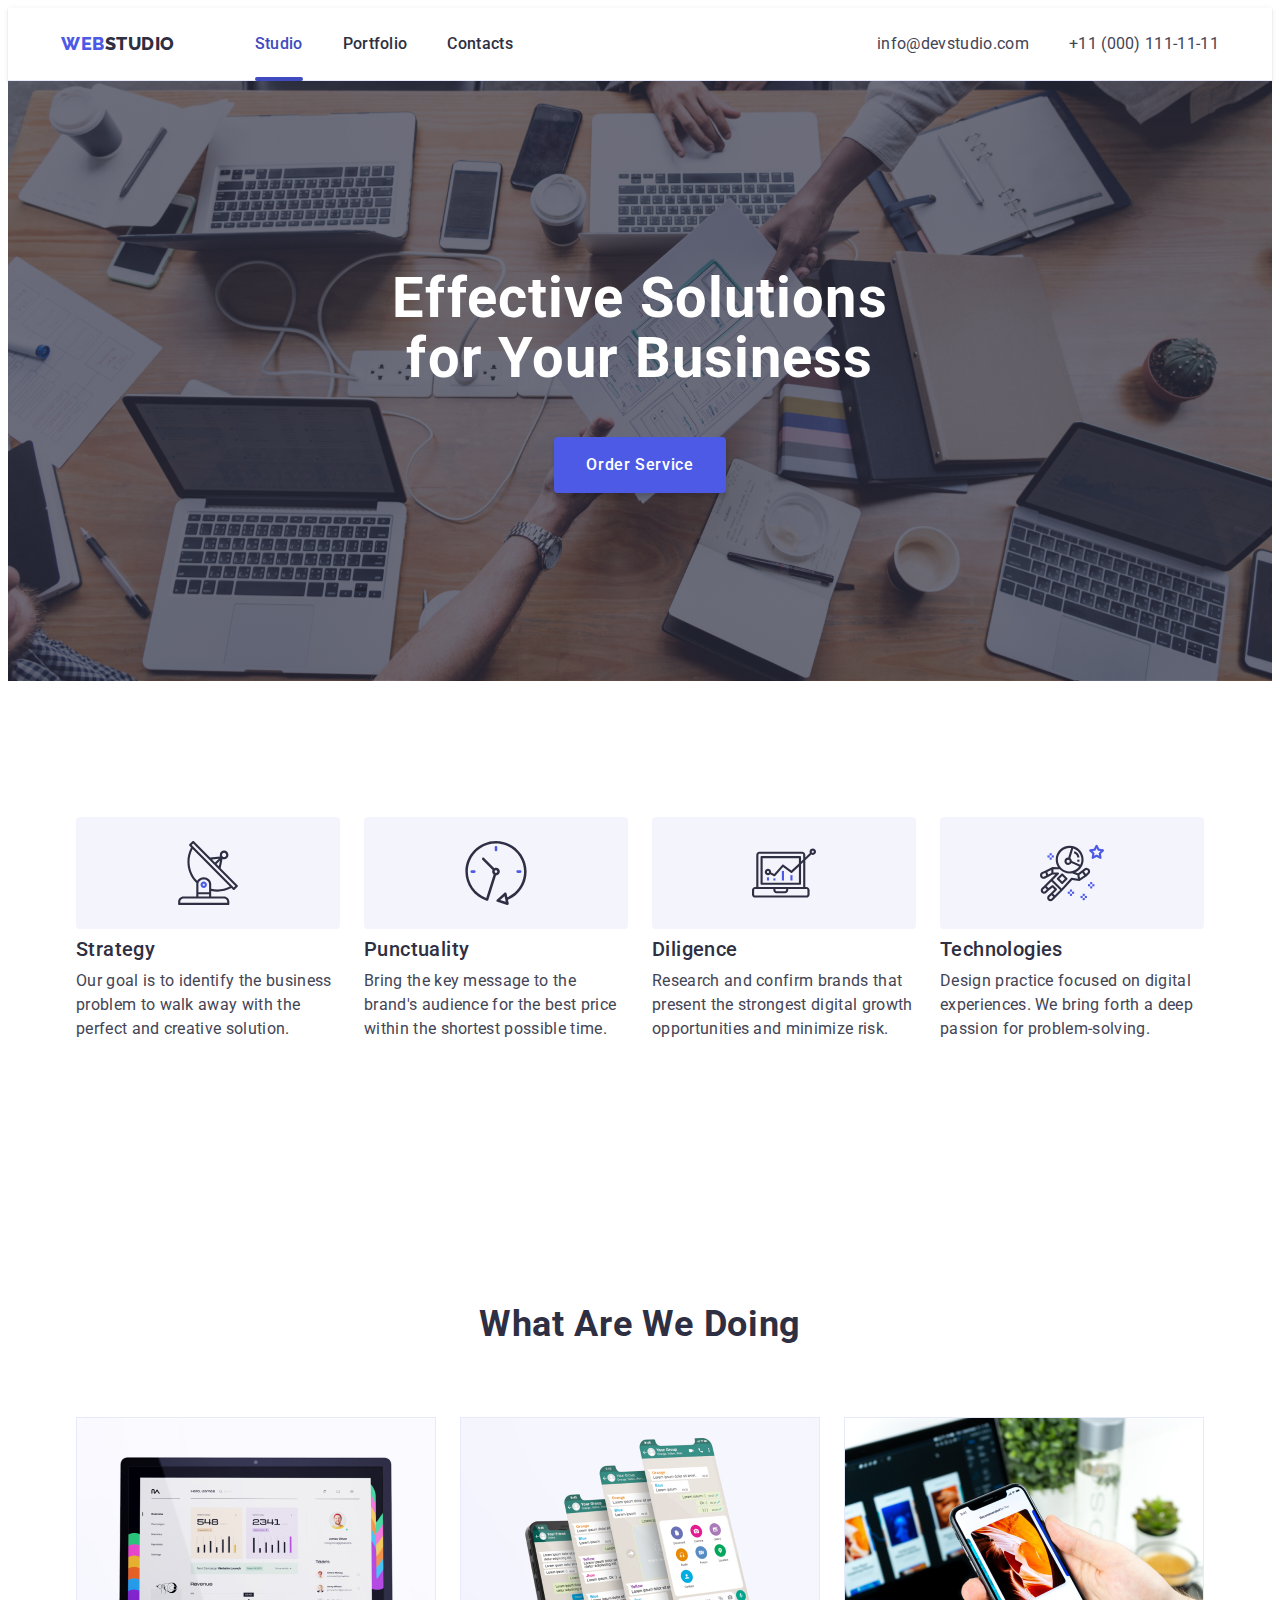
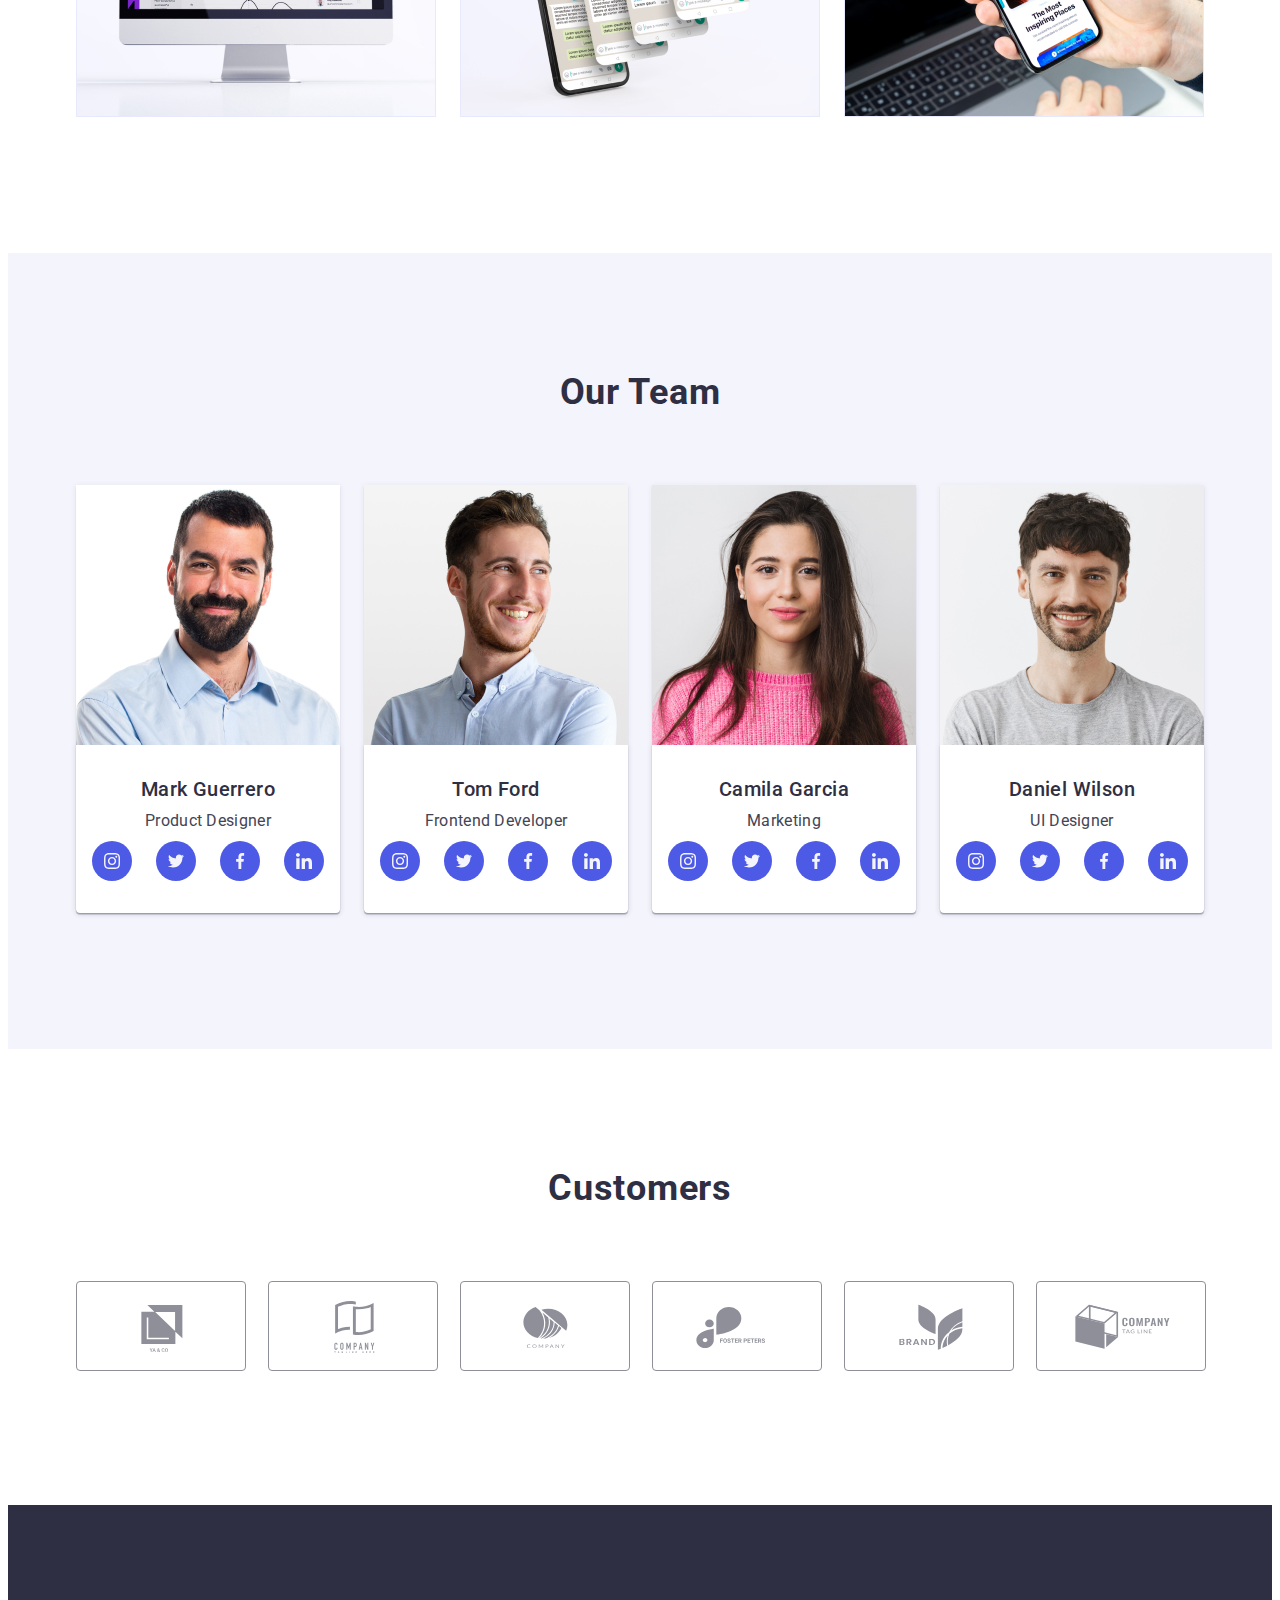
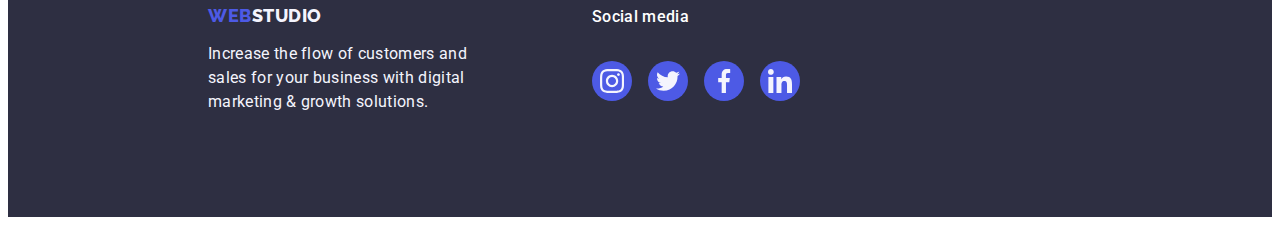
<file: index.html>
<!DOCTYPE html>
<html lang="en">
  <head>
    <meta charset="UTF-8" />
    <meta name="viewport" content="width=device-width, initial-scale=1.0" />
    <title>Main page</title>
    <link
      rel="stylesheet"
      href="https://cdnjs.cloudflare.com/ajax/libs/modern-normalize/2.0.0/modern-normalize.min.css"
      integrity="sha512-4xo8blKMVCiXpTaLzQSLSw3KFOVPWhm/TRtuPVc4WG6kUgjH6J03IBuG7JZPkcWMxJ5huwaBpOpnwYElP/m6wg=="
      crossorigin="anonymous"
      referrerpolicy="no-referrer"
    />
    <!--
    <link rel="stylesheet" href="./css/modern-normalize.css" />
    -->
    <link rel="preconnect" href="https://fonts.googleapis.com" />
    <link rel="preconnect" href="https://fonts.gstatic.com" crossorigin />
    <link
      href="https://fonts.googleapis.com/css2?family=Raleway:wght@800&family=Roboto:wght@400;500;700&display=swap"
      rel="stylesheet"
    />
    <link rel="stylesheet" href="./css/styles.css" />
  </head>
  <body>
    <header class="header-line">
      <div class="container page-header">
        <nav class="page-nav">
          <a class="logo link" href="./index.html">
            WEB<span class="studio">Studio</span>
          </a>
          <ul class="list menu">
            <li>
              <a class="link header-menu nav-activ" href="./index.html"
                >Studio</a
              >
            </li>
            <li>
              <a class="link header-menu" href="./portfolio.html">Portfolio</a>
            </li>
            <li>
              <a class="link header-menu" href="">Contacts</a>
            </li>
          </ul>
        </nav>
        <address>
          <ul class="address list">
            <li>
              <a class="link address-color" href="mailto:info@devstudio.com"
                >info@devstudio.com</a
              >
            </li>
            <li>
              <a class="link address-color" href="tel:+110001111111"
                >+11 (000) 111-11-11</a
              >
            </li>
          </ul>
        </address>
      </div>
    </header>

    <main>
      <section class="hero-container">
        <div class="container hero">
          <h1 class="hero-headline">Effective Solutions for Your Business</h1>
          <button class="hero-button" type="button" data-modal-open>
            Order Service
          </button>
        </div>
      </section>

      <section class="section">
        <div class="container advantages">
          <h2 class="visually-hidden">Our advantages</h2>
          <ul class="list flex-list">
            <li class="advantages-item">
              <div class="second-section-icon">
                <svg width="64" height="64">
                  <use href="./images/icons.svg#icon-antenna"></use>
                </svg>
              </div>
              <h3 class="advantages-headline">Strategy</h3>
              <p class="item">
                Our goal is to identify the business problem to walk away with
                the perfect and creative solution.
              </p>
            </li>
            <li class="advantages-item">
              <div class="second-section-icon">
                <svg width="64" height="64">
                  <use href="./images/icons.svg#icon-clock"></use>
                </svg>
              </div>
              <h3 class="advantages-headline">Punctuality</h3>
              <p class="item">
                Bring the key message to the brand's audience for the best price
                within the shortest possible time.
              </p>
            </li>
            <li class="advantages-item">
              <div class="second-section-icon">
                <svg width="64" height="64">
                  <use href="./images/icons.svg#icon-diagram"></use>
                </svg>
              </div>
              <h3 class="advantages-headline">Diligence</h3>
              <p class="item">
                Research and confirm brands that present the strongest digital
                growth opportunities and minimize risk.
              </p>
            </li>
            <li class="advantages-item">
              <div class="second-section-icon">
                <svg width="64" height="64">
                  <use href="./images/icons.svg#icon-astronaut"></use>
                </svg>
              </div>
              <h3 class="advantages-headline">Technologies</h3>
              <p class="item">
                Design practice focused on digital experiences. We bring forth a
                deep passion for problem-solving.
              </p>
            </li>
          </ul>
        </div>
      </section>

      <section class="section">
        <div class="container">
          <h2 class="headlines">What are we doing</h2>
          <ul class="flex-list">
            <li class="list">
              <img src="./images/img1.jpg" alt="pc" width="360" />
            </li>
            <li class="list">
              <img src="./images/img2.jpg" alt="mobile" width="360" />
            </li>
            <li class="list">
              <img src="./images/img3.jpg" alt="adaptability" width="360" />
            </li>
          </ul>
        </div>
      </section>

      <section class="section team">
        <div class="container">
          <h2 class="headlines">Our Team</h2>
          <ul class="list flex-list">
            <li class="item-background">
              <img
                src="./images/card1.jpg"
                alt="Product Designer"
                width="264"
              />
              <div class="team-container">
                <h3 class="team-headline">Mark Guerrero</h3>
                <p class="item">Product Designer</p>
                <ul class="list social-list">
                  <li class="social-item">
                    <a class="social-link" href=""
                      ><svg class="social-icon" width="16" height="16">
                        <use href="./images/icons.svg#icon-instagram"></use>
                      </svg>
                    </a>
                  </li>
                  <li class="social-item">
                    <a class="social-link" href=""
                      ><svg class="social-icon" width="16" height="16">
                        <use href="./images/icons.svg#icon-twitter"></use>
                      </svg>
                    </a>
                  </li>
                  <li class="social-item">
                    <a class="social-link" href=""
                      ><svg class="social-icon" width="16" height="16">
                        <use href="./images/icons.svg#icon-facebook"></use>
                      </svg>
                    </a>
                  </li>
                  <li class="social-item">
                    <a class="social-link" href=""
                      ><svg class="social-icon" width="16" height="16">
                        <use href="./images/icons.svg#icon-linkedin"></use>
                      </svg>
                    </a>
                  </li>
                </ul>
              </div>
            </li>
            <li class="item-background">
              <img
                src="./images/card2.jpg"
                alt="Frontend Developer"
                width="264"
                class="social-icon"
              />
              <div class="team-container">
                <h3 class="team-headline">Tom Ford</h3>
                <p class="item">Frontend Developer</p>
                <ul class="list social-list">
                  <li class="social-item">
                    <a class="social-link" href=""
                      ><svg class="social-icon" width="16" height="16">
                        <use href="./images/icons.svg#icon-instagram"></use>
                      </svg>
                    </a>
                  </li>
                  <li class="social-item">
                    <a class="social-link" href=""
                      ><svg class="social-icon" width="16" height="16">
                        <use href="./images/icons.svg#icon-twitter"></use>
                      </svg>
                    </a>
                  </li>
                  <li class="social-item">
                    <a class="social-link" href=""
                      ><svg class="social-icon" width="16" height="16">
                        <use href="./images/icons.svg#icon-facebook"></use>
                      </svg>
                    </a>
                  </li>
                  <li class="social-item">
                    <a class="social-link" href=""
                      ><svg class="social-icon" width="16" height="16">
                        <use href="./images/icons.svg#icon-linkedin"></use>
                      </svg>
                    </a>
                  </li>
                </ul>
              </div>
            </li>
            <li class="item-background">
              <img src="./images/card3.jpg" alt="Marketing" width="264" />
              <div class="team-container">
                <h3 class="team-headline">Camila Garcia</h3>
                <p class="item">Marketing</p>
                <ul class="list social-list">
                  <li class="social-item">
                    <a class="social-link" href=""
                      ><svg class="social-icon" width="16" height="16">
                        <use href="./images/icons.svg#icon-instagram"></use>
                      </svg>
                    </a>
                  </li>
                  <li class="social-item">
                    <a class="social-link" href=""
                      ><svg class="social-icon" width="16" height="16">
                        <use href="./images/icons.svg#icon-twitter"></use>
                      </svg>
                    </a>
                  </li>
                  <li class="social-item">
                    <a class="social-link" href=""
                      ><svg class="social-icon" width="16" height="16">
                        <use href="./images/icons.svg#icon-facebook"></use>
                      </svg>
                    </a>
                  </li>
                  <li class="social-item">
                    <a class="social-link" href=""
                      ><svg class="social-icon" width="16" height="16">
                        <use href="./images/icons.svg#icon-linkedin"></use>
                      </svg>
                    </a>
                  </li>
                </ul>
              </div>
            </li>
            <li class="item-background">
              <img src="./images/card4.jpg" alt="UI Designer" width="264" />
              <div class="team-container">
                <h3 class="team-headline">Daniel Wilson</h3>
                <p class="item">UI Designer</p>
                <ul class="list social-list">
                  <li class="social-item">
                    <a class="social-link" href=""
                      ><svg class="social-icon" width="16" height="16">
                        <use href="./images/icons.svg#icon-instagram"></use>
                      </svg>
                    </a>
                  </li>
                  <li class="social-item">
                    <a class="social-link" href=""
                      ><svg class="social-icon" width="16" height="16">
                        <use href="./images/icons.svg#icon-twitter"></use>
                      </svg>
                    </a>
                  </li>
                  <li class="social-item">
                    <a class="social-link" href=""
                      ><svg class="social-icon" width="16" height="16">
                        <use href="./images/icons.svg#icon-facebook"></use>
                      </svg>
                    </a>
                  </li>
                  <li class="social-item">
                    <a class="social-link" href=""
                      ><svg class="social-icon" width="16" height="16">
                        <use href="./images/icons.svg#icon-linkedin"></use>
                      </svg>
                    </a>
                  </li>
                </ul>
              </div>
            </li>
          </ul>
        </div>
      </section>

      <section class="section-customers">
        <div class="container">
          <h2 class="headlines">Customers</h2>
          <ul class="list customers-list">
            <li class="customers">
              <a class="customers-link" href="">
                <svg class="customers-icon" width="104" height="56">
                  <use href="./images/icons.svg#icon-Logo"></use>
                </svg>
              </a>
            </li>
            <li class="customers">
              <a class="customers-link" href=""
                ><svg class="customers-icon" width="104" height="56">
                  <use href="./images/icons.svg#icon-Logo-1"></use>
                </svg>
              </a>
            </li>
            <li class="customers">
              <a class="customers-link" href=""
                ><svg class="customers-icon" width="104" height="56">
                  <use href="./images/icons.svg#icon-Logo-2"></use>
                </svg>
              </a>
            </li>
            <li class="customers">
              <a class="customers-link" href=""
                ><svg class="customers-icon" width="104" height="56">
                  <use href="./images/icons.svg#icon-Logo-3"></use>
                </svg>
              </a>
            </li>
            <li class="customers">
              <a class="customers-link" href=""
                ><svg class="customers-icon" width="104" height="56">
                  <use href="./images/icons.svg#icon-Logo-4"></use>
                </svg>
              </a>
            </li>
            <li class="customers">
              <a class="customers-link" href=""
                ><svg class="customers-icon" width="104" height="56">
                  <use href="./images/icons.svg#icon-Logo-5"></use>
                </svg>
              </a>
            </li>
          </ul>
        </div>
      </section>
    </main>

    <footer class="footer container">
      <div class="footer-conteiner">
        <div class="footer-logo">
          <a class="logo link" href="./index.html">
            WEB<span class="studio-footer">Studio</span>
          </a>
          <p class="footer-text">
            Increase the flow of customers and sales for your business with
            digital marketing & growth solutions.
          </p>
        </div>
        <div>
          <p class="footer-social">Social media</p>
          <ul class="list footer-social-list">
            <li class="footer-social-item">
              <a class="footer-social-link" href=""
                ><svg class="footer-social-icon" width="24" height="24">
                  <use href="./images/icons.svg#icon-instagram"></use>
                </svg>
              </a>
            </li>
            <li class="footer-social-item">
              <a class="footer-social-link" href=""
                ><svg class="footer-social-icon" width="24" height="24">
                  <use href="./images/icons.svg#icon-twitter"></use>
                </svg>
              </a>
            </li>
            <li class="footer-social-item">
              <a class="footer-social-link" href=""
                ><svg class="footer-social-icon" width="24" height="24">
                  <use href="./images/icons.svg#icon-facebook"></use>
                </svg>
              </a>
            </li>
            <li class="footer-social-item">
              <a class="footer-social-link" href=""
                ><svg class="footer-social-icon" width="24" height="24">
                  <use href="./images/icons.svg#icon-linkedin"></use>
                </svg>
              </a>
            </li>
          </ul>
        </div>
      </div>
    </footer>

    <div class="modal is-hidden" data-modal>
      <div class="backdrop">
        <button class="close-button" type="button" data-modal-close>
          <svg class="close-button-icon" width="8" height="8">
            <use href="./images/icons.svg#icon-close-black"></use>
          </svg>
        </button>
      </div>
    </div>

    <script src="./js/modal.js"></script>
  </body>
</html>
</file>
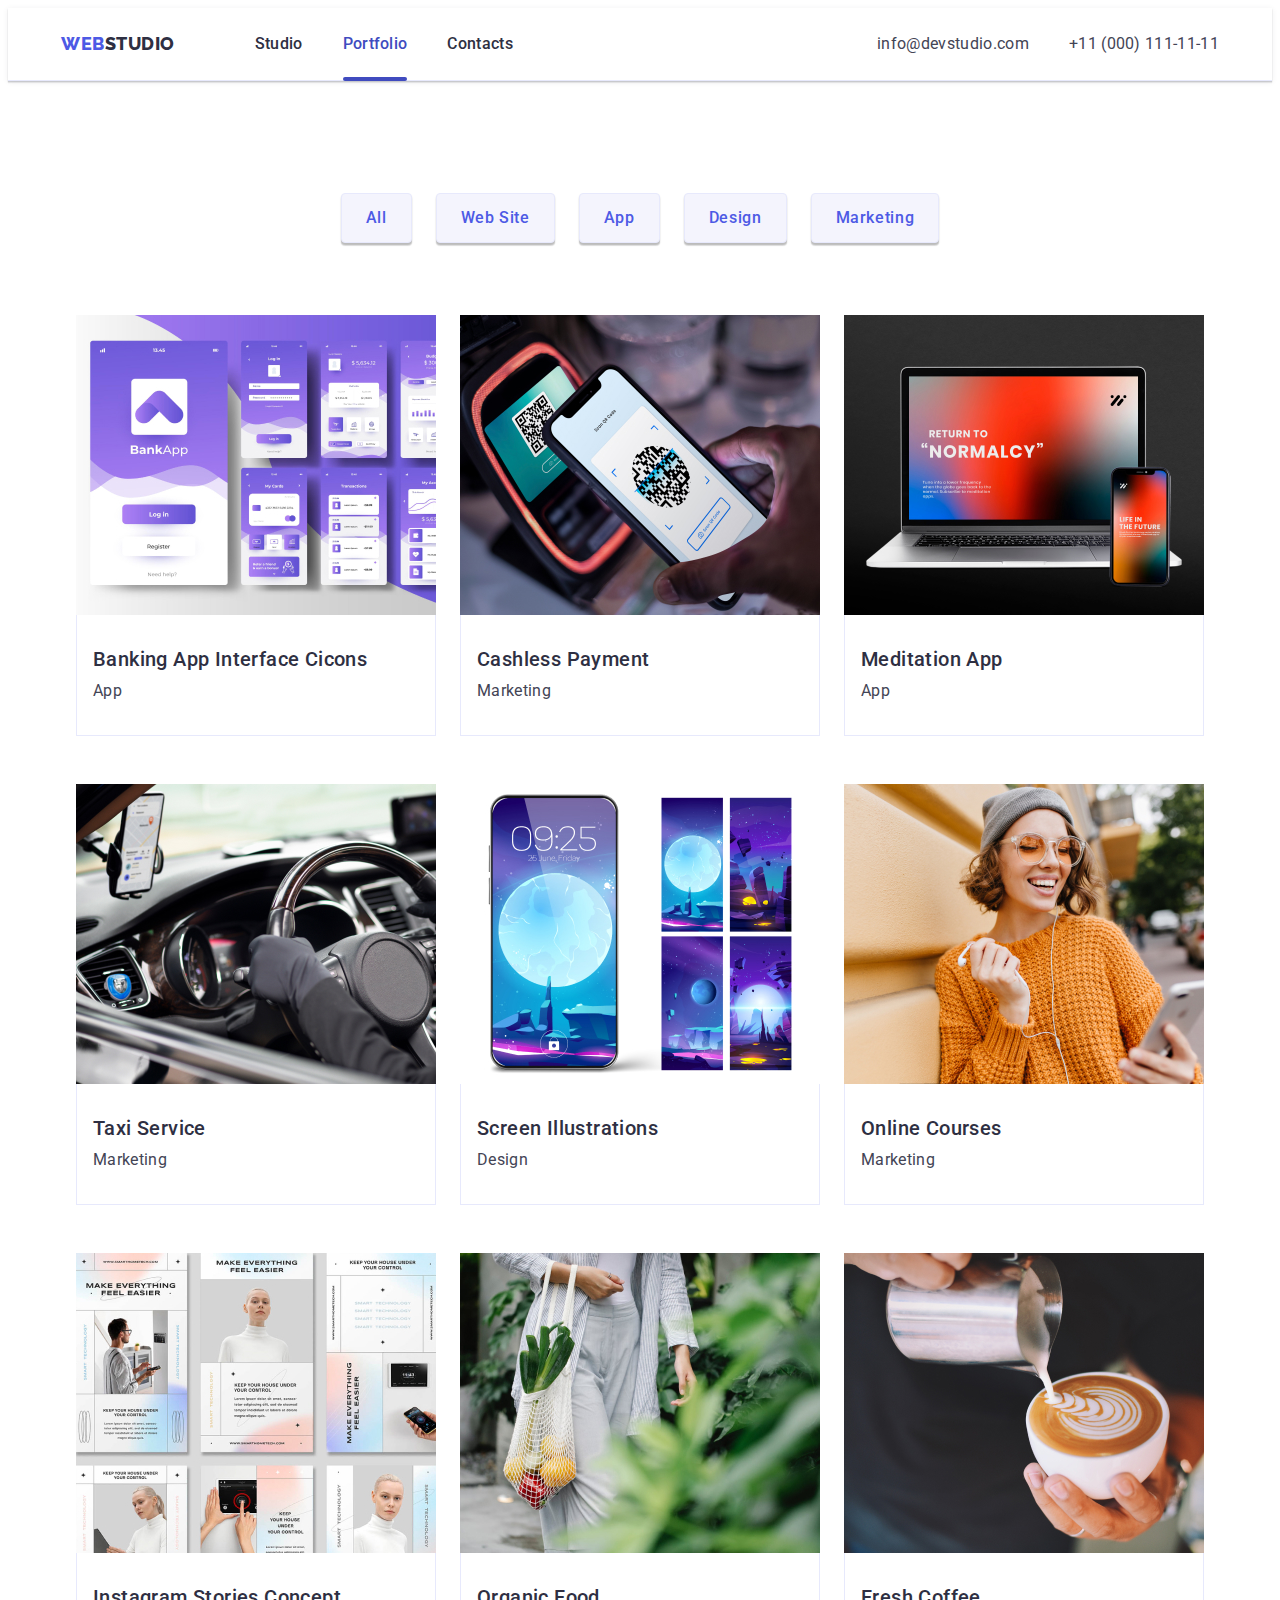
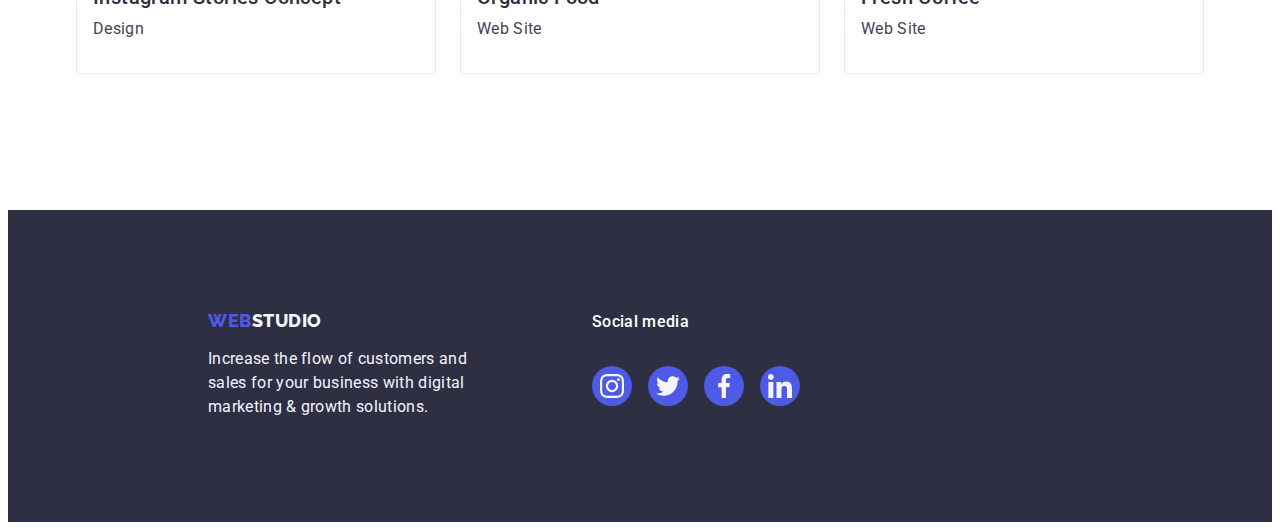
<file: portfolio.html>
<!DOCTYPE html>
<html lang="en">
  <head>
    <meta charset="UTF-8" />
    <meta name="viewport" content="width=device-width, initial-scale=1.0" />
    <title>Portfolio</title>
    <link
      rel="stylesheet"
      href="https://cdnjs.cloudflare.com/ajax/libs/modern-normalize/2.0.0/modern-normalize.min.css"
      integrity="sha512-4xo8blKMVCiXpTaLzQSLSw3KFOVPWhm/TRtuPVc4WG6kUgjH6J03IBuG7JZPkcWMxJ5huwaBpOpnwYElP/m6wg=="
      crossorigin="anonymous"
      referrerpolicy="no-referrer"
    />
    <!--
    <link rel="stylesheet" href="./css/modern-normalize.css" />
    -->
    <link rel="preconnect" href="https://fonts.googleapis.com" />
    <link rel="preconnect" href="https://fonts.gstatic.com" crossorigin />
    <link
      href="https://fonts.googleapis.com/css2?family=Raleway:wght@800&family=Roboto:wght@400;500;700&display=swap"
      rel="stylesheet"
    />
    <link rel="stylesheet" href="./css/styles.css" />
  </head>
  <body>
    <header class="header-line">
      <div class="container page-header">
        <nav class="page-nav">
          <a class="logo link" href="./index.html">
            WEB<span class="studio">Studio</span>
          </a>
          <ul class="list menu">
            <li>
              <a class="link header-menu" href="./index.html">Studio</a>
            </li>
            <li>
              <a class="link header-menu nav-activ" href="./portfolio.html"
                >Portfolio</a
              >
            </li>
            <li><a class="link header-menu" href="">Contacts</a></li>
          </ul>
        </nav>
        <address>
          <ul class="address list">
            <li>
              <a class="link address-color" href="mailto:info@devstudio.com"
                >info@devstudio.com</a
              >
            </li>
            <li>
              <a class="link address-color" href="tel:+110001111111"
                >+11 (000) 111-11-11</a
              >
            </li>
          </ul>
        </address>
      </div>
    </header>

    <main>
      <section class="portfolio">
        <div class="container">
          <h1 class="visually-hidden">Filter</h1>
          <ul class="list filter-flex">
            <li><button class="filter-button" type="button">All</button></li>
            <li>
              <button class="filter-button" type="button">Web Site</button>
            </li>
            <li><button class="filter-button" type="button">App</button></li>
            <li><button class="filter-button" type="button">Design</button></li>
            <li>
              <button class="filter-button" type="button">Marketing</button>
            </li>
          </ul>
          <ul class="list portfolio-flex">
            <li class="portfolio-link">
              <a class="link portfolio-pic" href="">
                <div class="portfolio-list-wrapper">
                  <img
                    src="./images/bankapp.jpg"
                    width="360"
                    alt="Banking App"
                  />
                  <p class="portfolio-overlay">
                    14 Stylish and User-Friendly App Design Concepts · Task
                    Manager App · Calorie Tracker App · Exotic Fruit Ecommerce
                    App · Cloud Storage App
                  </p>
                </div>
                <div class="portfolio-item">
                  <h2 class="portfolio-headline">
                    Banking App Interface Cicons
                  </h2>
                  <p class="portfolio-text">App</p>
                </div>
              </a>
            </li>
            <li class="portfolio-link">
              <a class="link portfolio-pic" href="">
                <div class="portfolio-list-wrapper">
                  <img src="./images/cashpay.jpg" width="360" alt="Marketing" />
                  <p class="portfolio-overlay">
                    14 Stylish and User-Friendly App Design Concepts · Task
                    Manager App · Calorie Tracker App · Exotic Fruit Ecommerce
                    App · Cloud Storage App
                  </p>
                </div>
                <div class="portfolio-item">
                  <h2 class="portfolio-headline">Cashless Payment</h2>
                  <p class="portfolio-text">Marketing</p>
                </div>
              </a>
            </li>
            <li class="portfolio-link">
              <a class="link portfolio-pic" href="">
                <div class="portfolio-list-wrapper">
                  <img
                    src="./images/mediapp.jpg"
                    width="360"
                    alt="Meditation App"
                  />
                  <p class="portfolio-overlay">
                    14 Stylish and User-Friendly App Design Concepts · Task
                    Manager App · Calorie Tracker App · Exotic Fruit Ecommerce
                    App · Cloud Storage App
                  </p>
                </div>

                <div class="portfolio-item">
                  <h2 class="portfolio-headline">Meditation App</h2>
                  <p class="portfolio-text">App</p>
                </div>
              </a>
            </li>
            <li class="portfolio-link">
              <a class="link portfolio-pic" href="">
                <div class="portfolio-list-wrapper">
                  <img
                    src="./images/taxiserv.jpg"
                    width="360"
                    alt="Taxi Service"
                  />
                  <p class="portfolio-overlay">
                    14 Stylish and User-Friendly App Design Concepts · Task
                    Manager App · Calorie Tracker App · Exotic Fruit Ecommerce
                    App · Cloud Storage App
                  </p>
                </div>

                <div class="portfolio-item">
                  <h2 class="portfolio-headline">Taxi Service</h2>
                  <p class="portfolio-text">Marketing</p>
                </div>
              </a>
            </li>
            <li class="portfolio-link">
              <a class="link portfolio-pic" href="">
                <div class="portfolio-list-wrapper">
                  <img
                    src="./images/screenillustration.jpg"
                    width="360"
                    alt="Screen Illustrations"
                  />
                  <p class="portfolio-overlay">
                    14 Stylish and User-Friendly App Design Concepts · Task
                    Manager App · Calorie Tracker App · Exotic Fruit Ecommerce
                    App · Cloud Storage App
                  </p>
                </div>
                <div class="portfolio-item">
                  <h2 class="portfolio-headline">Screen Illustrations</h2>
                  <p class="portfolio-text">Design</p>
                </div>
              </a>
            </li>
            <li class="portfolio-link">
              <a class="link portfolio-pic" href="">
                <div class="portfolio-list-wrapper">
                  <img
                    src="./images/courses.jpg"
                    width="360"
                    alt="Online Courses"
                  />
                  <p class="portfolio-overlay">
                    14 Stylish and User-Friendly App Design Concepts · Task
                    Manager App · Calorie Tracker App · Exotic Fruit Ecommerce
                    App · Cloud Storage App
                  </p>
                </div>
                <div class="portfolio-item">
                  <h2 class="portfolio-headline">Online Courses</h2>
                  <p class="portfolio-text">Marketing</p>
                </div>
              </a>
            </li>
            <li class="portfolio-link">
              <a class="link portfolio-pic" href="">
                <div class="portfolio-list-wrapper">
                  <img
                    src="./images/insta.jpg"
                    width="360"
                    alt="Instagram Stories Concept"
                  />
                  <p class="portfolio-overlay">
                    14 Stylish and User-Friendly App Design Concepts · Task
                    Manager App · Calorie Tracker App · Exotic Fruit Ecommerce
                    App · Cloud Storage App
                  </p>
                </div>
                <div class="portfolio-item">
                  <h2 class="portfolio-headline">Instagram Stories Concept</h2>
                  <p class="portfolio-text">Design</p>
                </div>
              </a>
            </li>
            <li class="portfolio-link">
              <a class="link portfolio-pic" href="">
                <div class="portfolio-list-wrapper">
                  <img
                    src="./images/orgfood.jpg"
                    width="360"
                    alt="Organic Food"
                  />
                  <p class="portfolio-overlay">
                    14 Stylish and User-Friendly App Design Concepts · Task
                    Manager App · Calorie Tracker App · Exotic Fruit Ecommerce
                    App · Cloud Storage App
                  </p>
                </div>
                <div class="portfolio-item">
                  <h2 class="portfolio-headline">Organic Food</h2>
                  <p class="portfolio-text">Web Site</p>
                </div>
              </a>
            </li>
            <li class="portfolio-link">
              <a class="link portfolio-pic" href="">
                <div class="portfolio-list-wrapper">
                  <img
                    src="./images/freshcoffee.jpg"
                    width="360"
                    alt="Fresh Coffee"
                  />
                  <p class="portfolio-overlay">
                    14 Stylish and User-Friendly App Design Concepts · Task
                    Manager App · Calorie Tracker App · Exotic Fruit Ecommerce
                    App · Cloud Storage App
                  </p>
                </div>
                <div class="portfolio-item">
                  <h2 class="portfolio-headline">Fresh Coffee</h2>
                  <p class="portfolio-text">Web Site</p>
                </div>
              </a>
            </li>
          </ul>
        </div>
      </section>
    </main>

    <footer class="footer container">
      <div class="footer-conteiner">
        <div class="footer-logo">
          <a class="logo link" href="./index.html">
            WEB<span class="studio-footer">Studio</span>
          </a>
          <p class="footer-text">
            Increase the flow of customers and sales for your business with
            digital marketing & growth solutions.
          </p>
        </div>
        <div>
          <p class="footer-social">Social media</p>
          <ul class="list footer-social-list">
            <li class="footer-social-item">
              <a class="footer-social-link" href=""
                ><svg class="footer-social-icon" width="24" height="24">
                  <use href="./images/icons.svg#icon-instagram"></use>
                </svg>
              </a>
            </li>
            <li class="footer-social-item">
              <a class="footer-social-link" href=""
                ><svg class="footer-social-icon" width="24" height="24">
                  <use href="./images/icons.svg#icon-twitter"></use>
                </svg>
              </a>
            </li>
            <li class="footer-social-item">
              <a class="footer-social-link" href=""
                ><svg class="footer-social-icon" width="24" height="24">
                  <use href="./images/icons.svg#icon-facebook"></use>
                </svg>
              </a>
            </li>
            <li class="footer-social-item">
              <a class="footer-social-link" href=""
                ><svg class="footer-social-icon" width="24" height="24">
                  <use href="./images/icons.svg#icon-linkedin"></use>
                </svg>
              </a>
            </li>
          </ul>
        </div>
      </div>
    </footer>
  </body>
</html>
</file>
<file: css/styles.css>
/* ================ VARIABLES ================ */

:root {
  --global-font: 'Roboto', sans-serif;
  --second-font: 'Raleway', sans-serif;
  --global-text-color: #434455;
  --second-text-color: #2e2f42;
  --background-color-white: #fff;
  --background-color-grey: #f4f4fd;
  --global-color-blue: #4d5ae5;
  --active-button: #404bbf;
  --border-color: #e7e9fc;
  --icon-color: #8e8f99;
}

/* ================ COMMON ================ */

h1,
h2,
h3,
h4,
p {
  margin-top: 0;
  margin-bottom: 0;
}

ul,
li {
  margin-left: 0;
  margin-right: 0;
  padding-left: 0;
}

img {
  display: block;
}

body {
  font-family: var(--global-font);
  background-color: var(--background-color-white);
  color: var(--global-text-color);
}

.container {
  max-width: 1158px;
  margin: 0 auto;
  padding: 0 15px;
}

.section {
  padding: 120px 0;
}

a:hover,
a:focus {
  cursor: pointer;
}

.link {
  text-decoration: none;
  color: #404bbf;
}

.list {
  list-style-type: none;
}

button {
  cursor: pointer;
  border: none;
  background-color: var(--global-color-blue);
  color: var(--background-color-white);
  transition-property: background-color;
  transition-duration: 250ms;
  transition-timing-function: cubic-bezier(0.4, 0, 0.2, 1);
}

button:hover,
button:focus {
  background-color: var(--active-button);
}

.visually-hidden {
  position: absolute;
  width: 1px;
  height: 1px;
  margin: -1px;
  border: 0;
  padding: 0;
  white-space: nowrap;
  clip-path: inset(100%);
  clip: rect(0 0 0 0);
  overflow: hidden;
}

/* ================ COMPONENTS ================ */

.headlines {
  margin-bottom: 72px;
  font-size: 36px;
  font-weight: 700;
  line-height: 1.11;
  letter-spacing: 0.02em;
  text-align: center;
  text-transform: capitalize;
  color: var(--second-text-color);
}

/* ================ HEADER ================ */

.logo {
  margin-right: 76px;
  font-family: var(--second-font);
  font-size: 18px;
  font-weight: 800;
  text-transform: uppercase;
  line-height: 1.17;
  letter-spacing: 0.54px;
  color: var(--global-color-blue);
  transition-property: color;
  transition-duration: 250ms;
  transition-timing-function: cubic-bezier(0.4, 0, 0.2, 1);
}

.logo:hover,
.logo:focus {
  color: var(--active-button);
}

.studio {
  color: var(--second-text-color);
}

.page-header {
  display: flex;
  align-items: center;
  justify-content: space-between;
  height: 72px;
}

.page-nav {
  display: flex;
  align-items: center;
  justify-content: space-between;
  width: 452px;
}

.menu {
  display: flex;
  gap: 40px;
}

.header-menu.nav-activ {
  position: relative;
  color: var(--active-button);
  transition-property: color;
  transition-duration: 250ms;
  transition-timing-function: cubic-bezier(0.4, 0, 0.2, 1);
}

.nav-activ::after {
  position: absolute;
  left: 0;
  bottom: -1px;
  display: block;
  content: '';
  width: 100%;
  height: 4px;
  border-radius: 2px;
  background-color: var(--active-button);
}

.nav-activ:hover,
.nav-activ:focus {
  color: var(--active-button);
}

.header-menu {
  display: inline-block;
  margin: 24px 0;
  padding: 24px 0;
  font-size: 16px;
  font-weight: 500;
  line-height: 1.5;
  letter-spacing: 0.32px;
  background: var(--background-color-white);
  color: var(--second-text-color);
  transition-property: color;
  transition-duration: 250ms;
  transition-timing-function: cubic-bezier(0.4, 0, 0.2, 1);
}

.header-menu:hover,
.header-menu:focus {
  color: var(--active-button);
}

.address {
  display: flex;
  align-items: center;
  gap: 40px;
  font-size: 16px;
  font-weight: 400;
  line-height: 1.5;
  letter-spacing: 0.32px;
  font-style: normal;
}

.address-color {
  color: var(--global-text-color);
  transition-property: color;
  transition-duration: 250ms;
  transition-timing-function: cubic-bezier(0.4, 0, 0.2, 1);
}

.address-color:hover,
.address-color:focus {
  color: var(--active-button);
}

.header-line {
  margin-left: auto;
  margin-right: auto;
  align-items: center;
  max-width: 1440px;
  border-bottom: 1px solid var(--border-color);
  box-shadow: 0px 2px 1px rgba(46, 47, 66, 0.08),
    0px 1px 1px rgba(46, 47, 66, 0.16), 0px 1px 6px rgba(46, 47, 66, 0.08);
}

/* ================ HERO ================ */

.hero-container {
  display: flex;
  margin-left: auto;
  margin-right: auto;
  max-width: 1440px;
  max-height: 600px;
  padding-top: 188px;
  padding-bottom: 188px;
  background-position: center;
  background-size: cover;
  background-repeat: no-repeat;
  background-image: linear-gradient(
      rgba(46, 47, 66, 0.7),
      rgba(46, 47, 66, 0.7)
    ),
    url('../images/people-office.jpg');
}

.hero {
  text-align: center;
  color: var(--background-color-white);
}

.hero-headline {
  margin-left: auto;
  margin-right: auto;
  max-width: 496px;
  margin-bottom: 48px;
  font-size: 56px;
  font-weight: 700;
  line-height: 1.07;
  letter-spacing: 0.02em;
}

.hero-button {
  display: block;
  margin: auto;
  min-width: 169px;
  padding: 16px 32px;
  box-shadow: 0px 4px 4px 0px rgba(0, 0, 0, 0.15);
  border-radius: 4px;
  font-family: inherit;
  font-size: 16px;
  line-height: 1.5;
  font-weight: 500;
  letter-spacing: 0.64px;
}

/* ================ SECTION ADVANTAGES ================ */

.advantages {
  padding-bottom: 0;
  color: var(--second-text-color);
}

.flex-list {
  display: flex;
  gap: 24px;
  justify-content: center;
}

.advantages-item {
  display: flex;
  flex-direction: column;
}

.advantages-headline {
  margin-bottom: 8px;
  font-size: 20px;
  font-weight: 500;
  line-height: 1.2;
  letter-spacing: 0.02em;
  color: var(--second-text-color);
}

.item {
  margin-bottom: 8px;
  flex-basis: auto;
  max-width: 264px;
  font-size: 16px;
  font-weight: 400;
  line-height: 1.5;
  letter-spacing: 0.32px;
  background-color: var(--background-color-white);
  color: var(--global-text-color);
}

.item-background {
  border-radius: 0px 0px 4px 4px;
  background-color: var(--background-color-white);
  box-shadow: 0px 1px 6px rgba(46, 47, 66, 0.08),
    0px 1px 1px rgba(46, 47, 66, 0.16), 0px 2px 1px rgba(46, 47, 66, 0.08);
}

/* ================ SECTION TEAM ================ */

.second-section-icon {
  display: flex;
  align-items: center;
  justify-content: center;
  margin-bottom: 8px;
  border-radius: 4px;
  background-color: var(--background-color-grey);
  height: 112px;
}

.doing-style {
  border: 1px solid var(--border-color);
}

.team {
  margin-left: auto;
  margin-right: auto;
  max-width: 1440px;
  background-color: var(--background-color-grey);
}

.team-headline {
  margin-bottom: 8px;
  font-size: 20px;
  font-weight: 500;
  line-height: 1.2;
  letter-spacing: 0.02em;
  background-color: var(--background-color-white);
  color: var(--second-text-color);
}

.team-container {
  border-radius: 0px 0px 4px 4px;
  box-shadow: 0px 2px 1px 0px rgba(46, 47, 66, 0.08),
    0px 1px 1px 0px rgba(46, 47, 66, 0.16),
    0px 1px 6px 0px rgba(46, 47, 66, 0.08);
  padding: 32px 0;
  text-align: center;
}

.social-list {
  display: flex;
  justify-content: center;
  gap: 24px;
}

.social-item {
  width: 40px;
  height: 40px;
}

.social-link {
  display: flex;
  justify-content: center;
  align-items: center;
  border-radius: 50%;
  width: 100%;
  height: 100%;
  background-color: var(--global-color-blue);
  transition-property: background-color;
  transition-duration: 250ms;
  transition-timing-function: cubic-bezier(0.4, 0, 0.2, 1);
}

.social-link:hover,
.social-link:focus {
  background-color: var(--active-button);
}

.social-icon {
  fill: var(--background-color-grey);
}

/* ================ CUSTOMERS ================ */

.section-customers {
  padding-top: 120px;
  padding-bottom: 120px;
  margin-left: auto;
  margin-right: auto;
  max-width: 1440px;
}

.customers-list {
  display: flex;
  gap: 24px;
  align-items: center;
  justify-content: center;
}

.customers {
  width: 168px;
  height: 88px;
}

.customers-link {
  display: flex;
  align-items: center;
  justify-content: center;
  width: 100%;
  height: 100%;
  border-radius: 4px;
  border: 1px solid var(--icon-color);
  color: var(--icon-color);
  transition-property: border-color, color;
  transition-duration: 250ms;
  transition-timing-function: cubic-bezier(0.4, 0, 0.2, 1);
}

.customers-link:hover,
.customers-link:focus {
  border-color: var(--active-button);
  color: var(--active-button);
}

.customers-icon {
  fill: currentColor;
}

/* ================ FOOTER ================ */

.footer {
  margin-left: auto;
  margin-right: auto;
  padding-top: 100px;
  padding-left: 200px;
  padding-bottom: 100px;
  max-width: 1440px;
  background-color: var(--second-text-color);
}

.footer-conteiner {
  display: flex;
  align-items: baseline;
}

.footer-logo {
  margin-right: 120px;
}

.studio-footer {
  color: var(--background-color-grey);
}

.footer-text {
  margin-top: 16px;
  max-width: 264px;
  border: 140px 1020px 100px 156px;
  font-size: 16px;
  font-weight: 400;
  line-height: 1.5;
  letter-spacing: 0.32px;
  color: var(--background-color-grey);
}

.footer-social {
  display: inline-block;
  margin-bottom: 16px;
  font-size: 16px;
  font-weight: 500;
  line-height: 1.5;
  letter-spacing: 0.02em;
  color: var(--background-color-white);
}

.footer-social-list {
  display: flex;
  justify-content: center;
  gap: 16px;
}

.footer-social-item {
  width: 40px;
  height: 40px;
}

.footer-social-link {
  display: flex;
  justify-content: center;
  align-items: center;
  width: 100%;
  height: 100%;
  border-radius: 50%;
  background-color: var(--global-color-blue);
  transition-property: background-color;
  transition-duration: 250ms;
  transition-timing-function: cubic-bezier(0.4, 0, 0.2, 1);
}

.footer-social-link:focus,
.footer-social-link:hover {
  background-color: #31d0aa;
}

.footer-social-icon {
  fill: var(--background-color-grey);
}

/* ================ MODAL WINDOW ================ */

.modal.is-hidden {
  visibility: hidden;
  opacity: 0;
  pointer-events: none;
  transform: scale(0.8);
}

.modal {
  position: fixed;
  width: 100%;
  height: 100vh;
  left: 0;
  top: 0;
  background: rgba(46, 47, 66, 0.4);
  opacity: 1;
  visibility: visible;
  transition-property: visibility, opacity, tranform;
  transition-duration: 250ms;
  transition-timing-function: cubic-bezier(0.4, 0, 0.2, 1);
  transition: opacity 250ms cubic-bezier(0.4, 0, 0.2, 1),
    visibility 250ms cubic-bezier(0.4, 0, 0.2, 1);
}

.backdrop {
  position: absolute;
  left: 50%;
  top: 50%;
  transform: translate(-50%, -50%);
  width: 408px;
  min-height: 584px;
  border-radius: 4px;
  background: #fcfcfc;
  box-shadow: 0px 2px 1px 0px rgba(0, 0, 0, 0.2),
    0px 1px 3px 0px rgba(0, 0, 0, 0.12), 0px 1px 1px 0px rgba(0, 0, 0, 0.14);
  transition: transform 250ms cubic-bezier(0.4, 0, 0.2, 1);
}

.close-button {
  position: absolute;
  right: 24px;
  top: 24px;
  width: 24px;
  height: 24px;
  border-radius: 50%;
  display: flex;
  align-items: center;
  justify-content: center;
  border: 1px solid rgba(0, 0, 0, 0.1);
  padding: 0;
  transition: background-color 250ms cubic-bezier(0.4, 0, 0.2, 1),
    border 250ms cubic-bezier(0.4, 0, 0.2, 1);
  background-color: var(--border-color);
}

.close-button-icon {
  transition: fill 250ms cubic-bezier(0.4, 0, 0.2, 1);
}

.close-button:hover,
.close-button:focus {
  fill: var(--background-color-white);
  border: none;
}

/* ================ PORTFOLIO FILTER ================ */

.portfolio {
  padding-top: 96px;
  padding-bottom: 120px;
}

.filter-flex {
  display: flex;
  align-items: center;
  justify-content: center;
  gap: 24px;
  margin-bottom: 72px;
}

.filter-button {
  padding: 12px 24px;
  border-radius: 4px;
  box-shadow: 0px 2px 2px 0px rgba(0, 0, 0, 0.12),
    0px 2px 1px 0px rgba(0, 0, 0, 0.08), 0px 3px 1px 0px rgba(0, 0, 0, 0.1);
  font-family: var(--global-font);
  font-size: 16px;
  font-weight: 500;
  line-height: 1.5;
  letter-spacing: 0.64px;
  background-color: var(--background-color-grey);
  color: var(--global-color-blue);
  border: 1px solid var(--border-color);
  transition-property: background-color;
  transition: color 250ms cubic-bezier(0.4, 0, 0.2, 1),
    background-color 250ms cubic-bezier(0.4, 0, 0.2, 1),
    border-color 250ms cubic-bezier(0.4, 0, 0.2, 1),
    box-shadow 250ms cubic-bezier(0.4, 0, 0.2, 1);
}

.filter-button:hover,
.filter-button:focus {
  transform: translateY(0%);
  border: 1px solid transparent;
  background-color: var(--active-button);
  color: var(--background-color-white);
}

/* ================ PORTFOLIO ITEM ================ */

.portfolio-flex {
  display: flex;
  flex-wrap: wrap;
  justify-content: center;
  gap: 24px;
  row-gap: 48px;
}

.portfolio-link {
  display: block;
  transition: box-shadow 250ms cubic-bezier(0.4, 0, 0.2, 1);
}

.portfolio-link:hover,
.portfolio-link:focus {
  box-shadow: 0px 1px 6px rgba(46, 47, 66, 0.08),
    0px 1px 1px rgba(46, 47, 66, 0.16), 0px 2px 1px rgba(46, 47, 66, 0.08);
}

.portfolio-pic {
  font-size: 20px;
  font-weight: 500;
  line-height: 1.2;
  letter-spacing: 0.02em;
  background-color: var(--background-color-white);
  color: var(--second-text-color);
  transition: box-shadow 250ms cubic-bezier(0.4, 0, 0.2, 1);
}

.portfolio-item {
  border: 1px solid var(--border-color);
  border-top: none;
  padding: 32px 16px;
  background-color: var(--background-color-white);
}

.portfolio-headline {
  margin-bottom: 8px;
  font-size: 20px;
  font-weight: 500;
  line-height: 1.2;
  letter-spacing: 0.02em;
  color: var(--second-text-color);
}

.portfolio-text {
  font-size: 16px;
  font-weight: 400;
  line-height: 1.5;
  letter-spacing: 0.32px;
  color: var(--global-text-color);
}

.portfolio-overlay {
  position: absolute;
  top: 0;
  width: 100%;
  height: 100%;
  padding: 40px 32px;
  font-size: 16px;
  font-weight: 400;
  line-height: 1.5;
  letter-spacing: 0.02em;
  color: var(--background-color-grey);
  background-color: var(--global-color-blue);
  transform: translateY(100%);
  transition: transform 250ms cubic-bezier(0.4, 0, 0.2, 1);
}

.portfolio-list-wrapper {
  position: relative;
  overflow: hidden;
}

.portfolio-pic:hover .portfolio-overlay,
.portfolio-pic:focus .portfolio-overlay {
  transform: translateY(0%);
}
</file>
